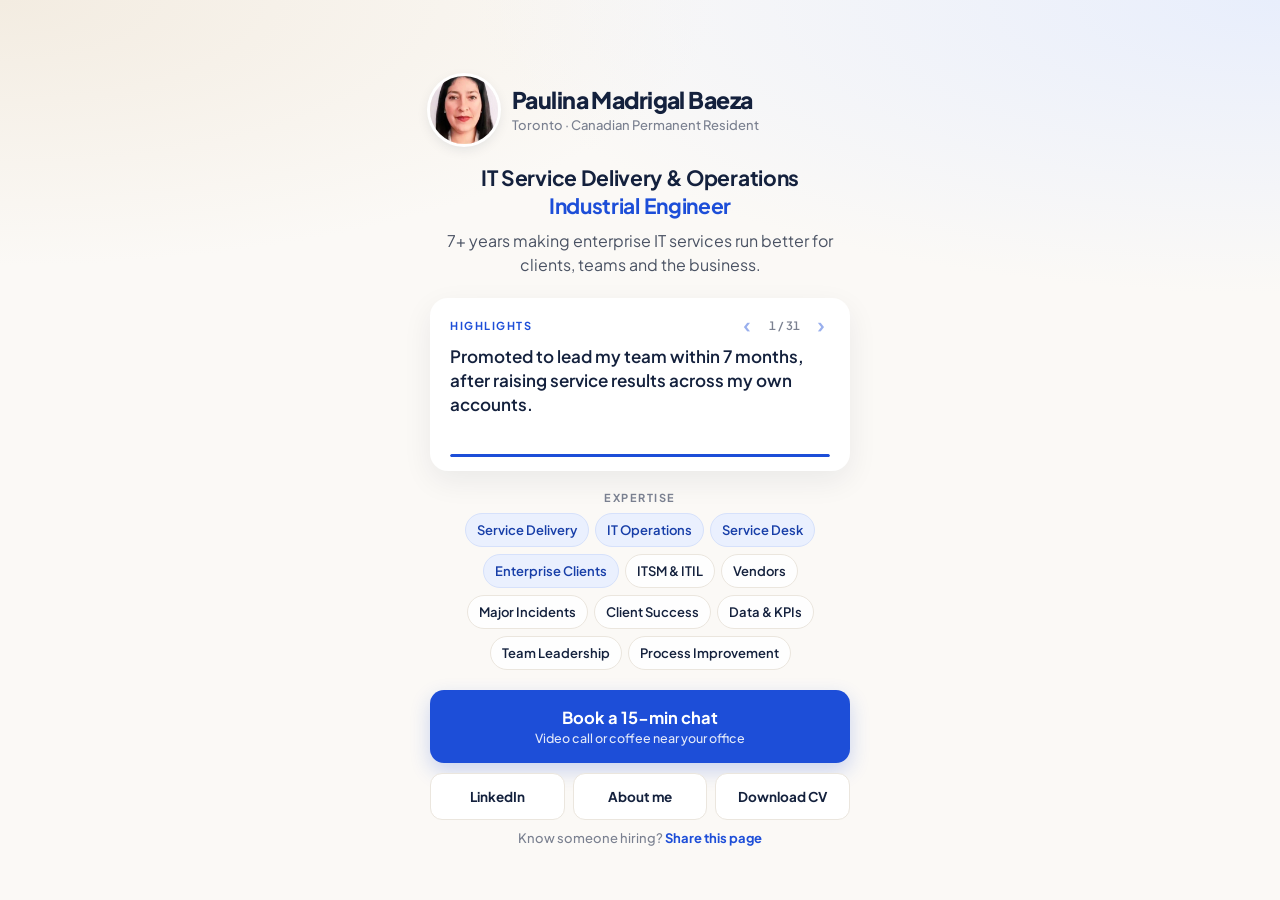
<file: index.html>
<!doctype html>
<html lang="en">
<head>
<meta charset="utf-8">
<meta name="viewport" content="width=device-width, initial-scale=1, viewport-fit=cover">
<title>Paulina Madrigal Baeza | IT Service Delivery &amp; Operations</title>
<meta name="description" content="IT Service Delivery & Operations professional and Industrial Engineer in Toronto. 7+ years making enterprise IT services run better for clients, teams and the business.">
<meta property="og:type" content="profile">
<meta property="og:url" content="https://paulina-mb.github.io/">
<meta name="twitter:card" content="summary_large_image">
<meta property="og:title" content="Paulina Madrigal Baeza | IT Service Delivery & Operations">
<meta property="og:description" content="7+ years making enterprise IT services run better for clients, teams and the business. Book a 15-min chat.">
<meta property="og:image" content="https://paulina-mb.github.io/assets/og.png">
<meta name="theme-color" content="#fbf9f6">
<link rel="icon" href="assets/favicon.svg" type="image/svg+xml">
<link rel="preconnect" href="https://fonts.googleapis.com">
<link rel="preconnect" href="https://fonts.gstatic.com" crossorigin>
<link href="https://fonts.googleapis.com/css2?family=Plus+Jakarta+Sans:wght@400;500;600;700;800&display=swap" rel="stylesheet">
<link rel="stylesheet" href="assets/site.css?v=13">
</head>
<body>
<main class="home">
  <header class="hero">
    <img class="av" src="assets/paulina.jpg" alt="Paulina Madrigal Baeza" width="68" height="68">
    <div>
      <h1>Paulina Madrigal Baeza</h1>
      <p class="loc">Toronto · Canadian Permanent Resident</p>
    </div>
  </header>

  <section class="mid">
    <p class="title">IT Service Delivery &amp; Operations<br><span>Industrial Engineer</span></p>
    <p class="intro">7+ years making enterprise IT services run better for clients, teams and the business.</p>
  </section>

  <section class="hl" id="hl" aria-label="Highlights">
    <div class="hlh"><p class="k">Highlights</p><div class="nav"><button type="button" class="pv" aria-label="Previous highlight">‹</button><span class="cnt" aria-live="polite">1 / 31</span><button type="button" class="nx" aria-label="Next highlight">›</button></div></div>
    <div class="tx">
      <p class="on">Promoted to lead my team within 7 months, after raising service results across my own accounts.</p>
      <p>Built a dashboard nobody asked for, so technicians could see each client's contract and SLA in a few clicks. It's still the team standard.</p>
      <p>Our clients grew and trusted us with more, so my team nearly doubled, and several of my people earned promotions.</p>
      <p>A client once asked for a different manager. I kept helping him anyway, and he kept calling me for help.</p>
      <p>Led former peers with 10 to 20 years in the industry, by listening first and deciding with data.</p>
      <p>Senior escalation point for major incidents, coordinating technical teams and vendors until service was back.</p>
      <p>Found the root causes behind recurring incidents and fixed them with technical teams, so the same problems came back far less.</p>
      <p>Led ISO 20000-1 and ISO 27001 recertifications with no major nonconformities.</p>
      <p>Asked to train other service delivery managers in my methods during my first months on the job.</p>
      <p>Held two 1:1s with every person on my team: one on results, one on their growth.</p>
      <p>Wrote the major incident templates clients received: format, update cadence and who says what.</p>
      <p>Ran monthly and quarterly service reviews with clients, plus a review after every major incident.</p>
      <p>Managed outsourced providers and vendors, from Microsoft to telecom providers and hardware manufacturers.</p>
      <p>Owned the service delivery budget and kept vendor costs under control.</p>
      <p>Working remotely from Toronto, led a 23-person process function in five teams.</p>
      <p>Set up an ITIL-based service governance model that was replicated across countries.</p>
      <p>Turned ticket trends into ServiceNow improvements that cut repetitive manual work.</p>
      <p>Brought order to incident follow-up, so nothing was left sleeping in the queue.</p>
      <p>Monitored my team's quality with QA scorecards, sampling and calibration.</p>
      <p>Ramped new managers up to large clients gradually, and kept each client with the same manager whenever possible.</p>
      <p>Defined business continuity and disaster recovery plans for the service division.</p>
      <p>Took part in the Change Advisory Board, reviewing changes before they reached clients.</p>
      <p>Worked across the full IT and telecom portfolio: cloud, Microsoft 365, networks, cybersecurity, data centres and backup.</p>
      <p>Spotted growth opportunities in client accounts and passed them to the commercial team.</p>
      <p>Planned training, workshops and certifications so my team kept growing its skills.</p>
      <p>Delivered IT services for clients across North America, Latin America and Europe, in English and Spanish.</p>
      <p>Delivered IoT energy-monitoring services for up to 8 industrial and commercial clients at once.</p>
      <p>Today I build employer partnerships across Ontario, with 50 to 70 employer contacts every week.</p>
      <p>Using AI tools daily since 2023 to analyze ticket data and speed up reporting.</p>
      <p>I spot ways to improve how we work, and bring each one with the analysis behind it: the cause, the options, and the cost and effort of each.</p>
      <p>Bachelor's and Master's in Industrial Engineering, ITIL 4 certified, Agile and Lean Six Sigma trained.</p>
    </div>
    <div class="bar" aria-hidden="true"><i></i></div>
  </section>

  <section class="cloud" aria-label="Expertise">
    <p class="k2">Expertise</p>
    <div><span class="b">Service Delivery</span><span class="b">IT Operations</span><span class="b">Service Desk</span></div>
    <div><span class="b">Enterprise Clients</span><span>ITSM &amp; ITIL</span><span>Vendors</span></div>
    <div><span>Major Incidents</span><span>Client Success</span><span>Data &amp; KPIs</span></div>
    <div><span>Team Leadership</span><span>Process Improvement</span></div>
  </section>

  <nav class="actions">
    <a class="cta" href="https://calendar.app.google/AixbqVaubrovMwiS8" target="_blank" rel="noopener">Book a 15-min chat<small>Video call or coffee near your office</small></a>
    <div class="row">
      <a href="https://www.linkedin.com/in/paulina-mb/" target="_blank" rel="noopener">LinkedIn</a>
      <a href="about.html">About me</a>
      <a href="assets/Paulina_Madrigal_Baeza_CV.pdf" download data-cv>Download CV</a>
    </div>
    <button type="button" class="share" data-share>Know someone hiring? <span>Share this page</span></button>
  </nav>
</main>

<div class="welcome" id="welcome" role="status" hidden><span class="wi" aria-hidden="true">✓</span><span>You picked up my card.<b>Thank you!</b></span></div>

<div class="modal" id="cvmsg" role="dialog" aria-modal="true" aria-labelledby="cvt" hidden>
  <div class="box">
    <p class="k">Download started</p>
    <h2 id="cvt">Thanks for your interest!</h2>
    <p>Have a specific role in mind? I'd be glad to send you a version of my CV focused on it.</p>
    <a class="cta sm" href="https://www.linkedin.com/in/paulina-mb/" target="_blank" rel="noopener">Message me on LinkedIn</a>
    <a class="ghost" href="#" data-mail>Or send me an email</a>
    <button type="button" class="close" data-close>Close</button>
  </div>
</div>

<script>window.goatcounter = { no_onload: true };</script>
<script data-goatcounter="https://paulina-mb.goatcounter.com/count" async src="https://gc.zgo.at/count.js"></script>
<script src="assets/site.js?v=13"></script>
</body>
</html>
</file>
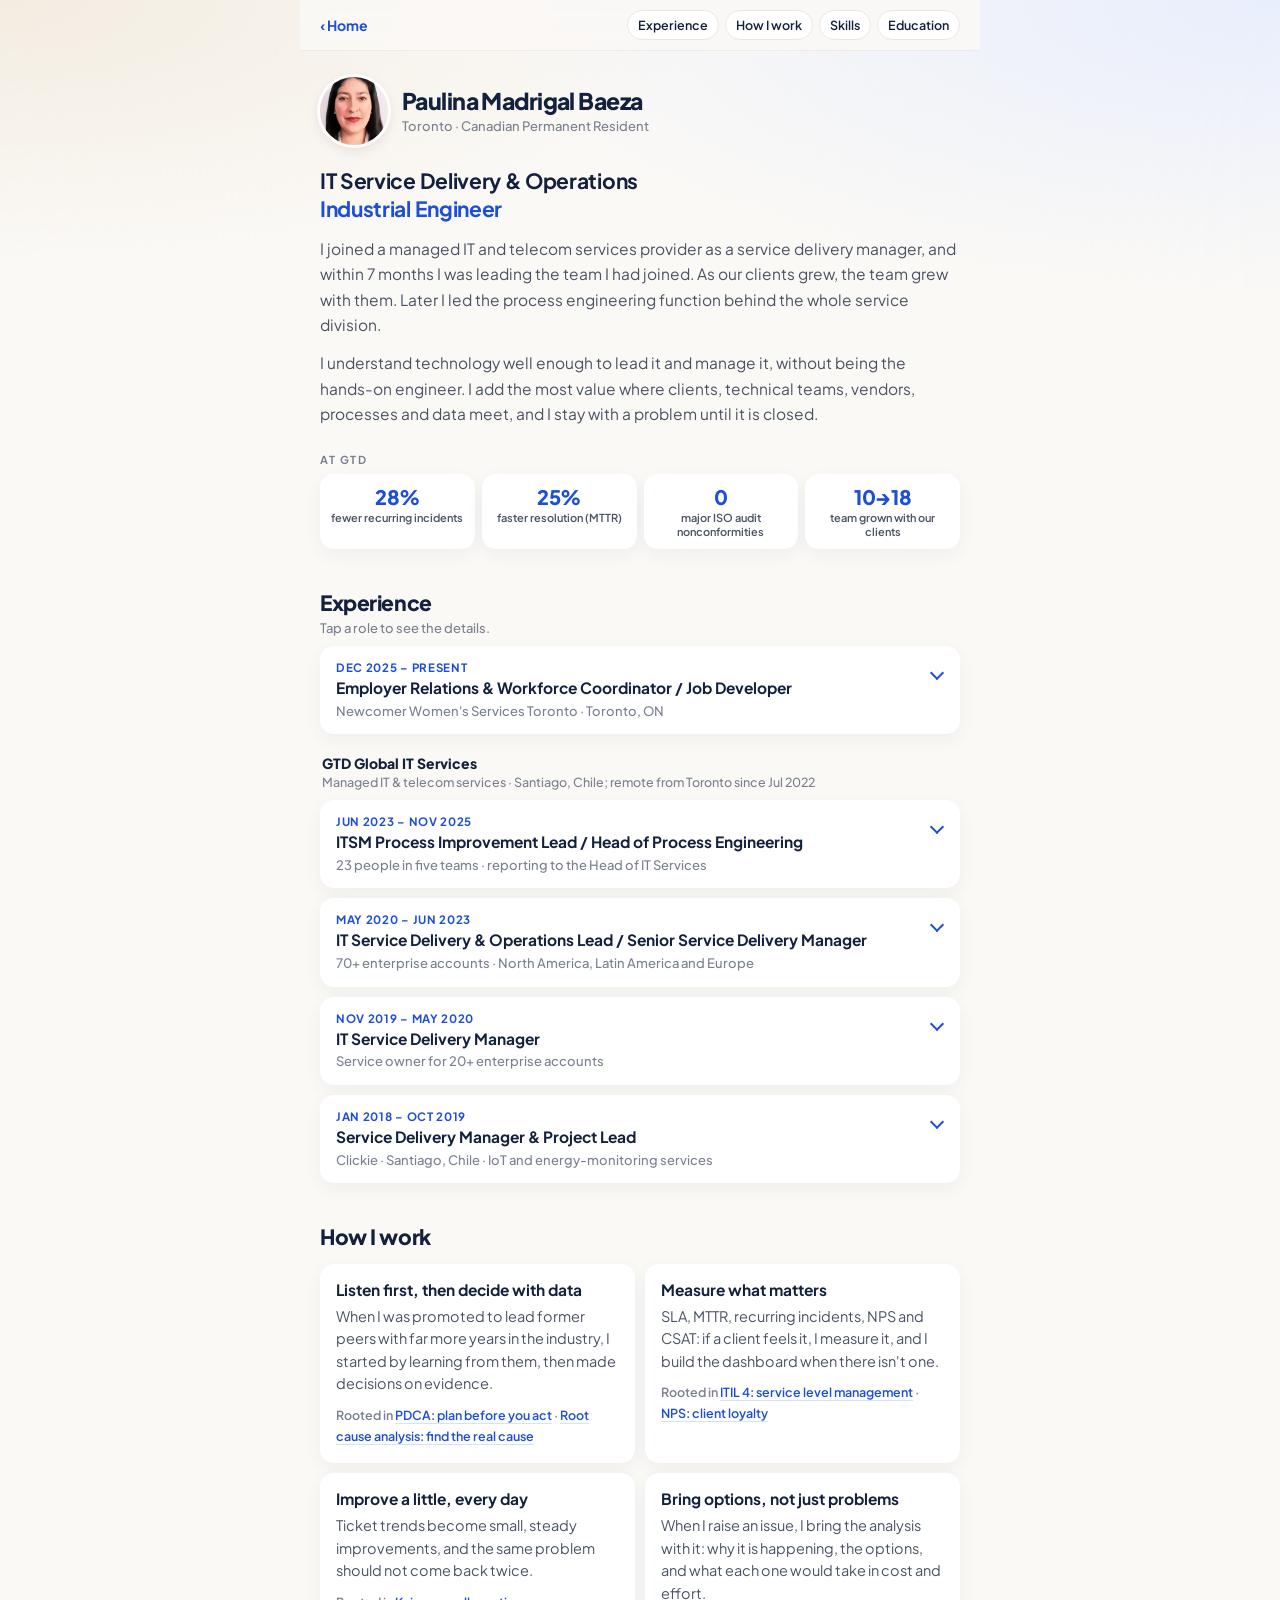
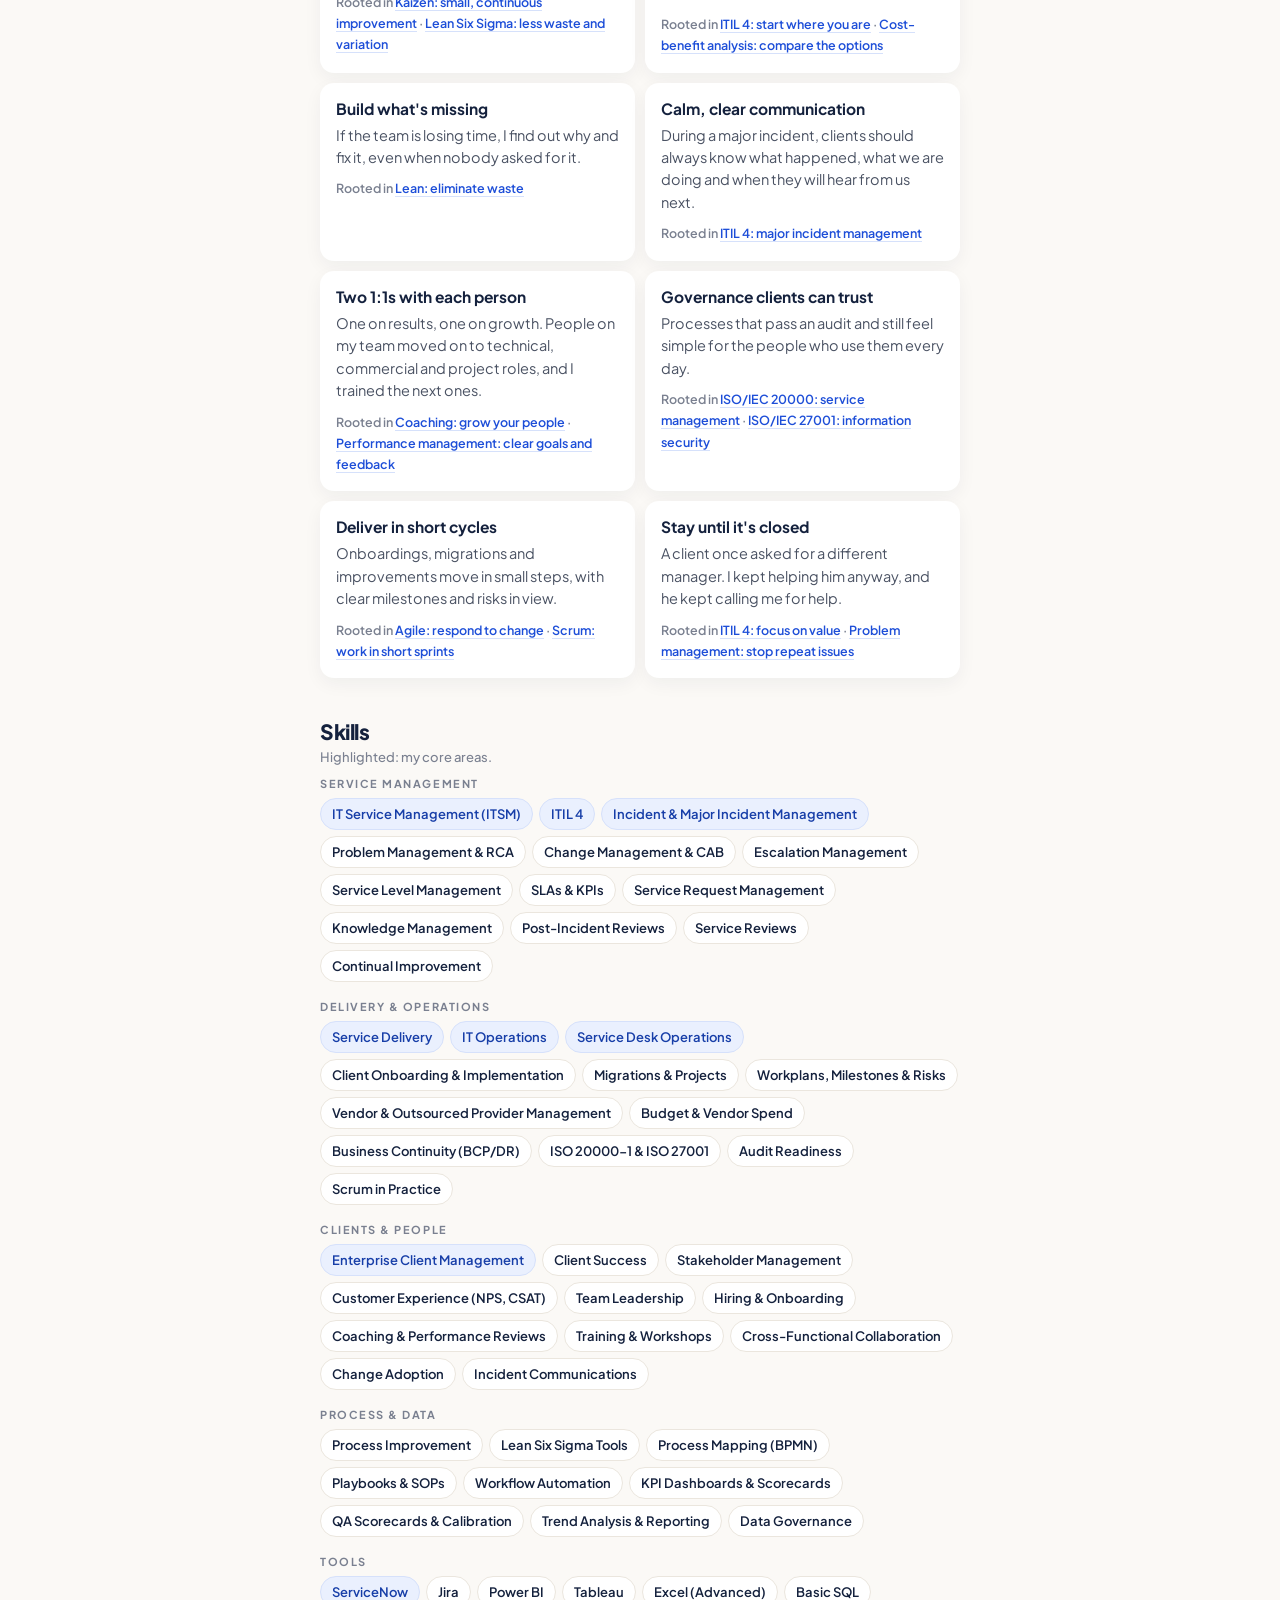
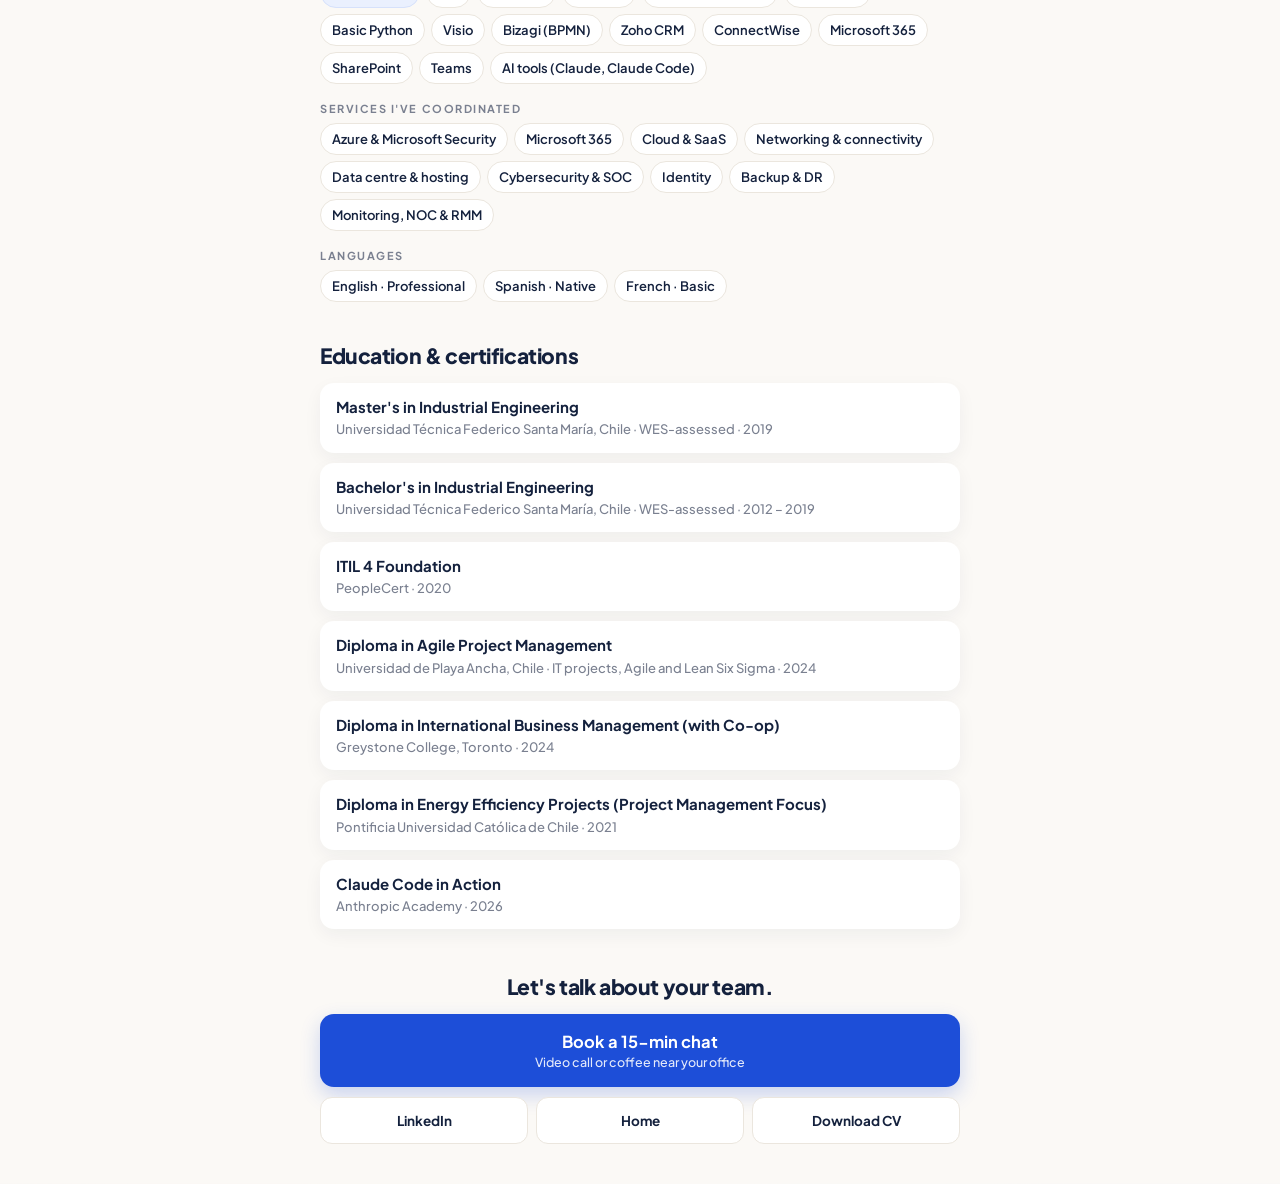
<file: about.html>
<!doctype html>
<html lang="en">
<head>
<meta charset="utf-8">
<meta name="viewport" content="width=device-width, initial-scale=1, viewport-fit=cover">
<title>About | Paulina Madrigal Baeza</title>
<meta name="description" content="Experience, results, education and skills of Paulina Madrigal Baeza, IT Service Delivery & Operations professional and Industrial Engineer in Toronto.">
<meta property="og:title" content="About Paulina Madrigal Baeza">
<meta property="og:description" content="7+ years in enterprise IT service delivery and operations. Industrial Engineer, ITIL 4.">
<meta property="og:image" content="https://paulina-mb.github.io/assets/og.png">
<meta name="theme-color" content="#fbf9f6">
<link rel="icon" href="assets/favicon.svg" type="image/svg+xml">
<link rel="preconnect" href="https://fonts.googleapis.com">
<link rel="preconnect" href="https://fonts.gstatic.com" crossorigin>
<link href="https://fonts.googleapis.com/css2?family=Plus+Jakarta+Sans:wght@400;500;600;700;800&display=swap" rel="stylesheet">
<link rel="stylesheet" href="assets/site.css?v=13">
</head>
<body>
<div class="page">
  <nav class="topbar" aria-label="Sections">
    <a class="back" href="./" aria-label="Back to home">‹ Home</a>
    <div class="jump">
      <a href="#experience">Experience</a><a href="#how">How I work</a><a href="#skills">Skills</a><a href="#education">Education</a>
    </div>
  </nav>

  <header class="ahero">
    <img class="av" src="assets/paulina.jpg" alt="Paulina Madrigal Baeza" width="68" height="68">
    <div>
      <h1>Paulina Madrigal Baeza</h1>
      <p class="loc">Toronto · Canadian Permanent Resident</p>
    </div>
  </header>

  <section class="lead">
    <p class="title">IT Service Delivery &amp; Operations<br><span>Industrial Engineer</span></p>
    <p>I joined a managed IT and telecom services provider as a service delivery manager, and within 7 months I was leading the team I had joined. As our clients grew, the team grew with them. Later I led the process engineering function behind the whole service division.</p>
    <p>I understand technology well enough to lead it and manage it, without being the hands-on engineer. I add the most value where clients, technical teams, vendors, processes and data meet, and I stay with a problem until it is closed.</p>
  </section>

  <p class="sub stl">At GTD</p>
  <section class="stats" aria-label="Results at GTD">
    <div><b>28%</b><span>fewer recurring incidents</span></div>
    <div><b>25%</b><span>faster resolution (MTTR)</span></div>
    <div><b>0</b><span>major ISO audit nonconformities</span></div>
    <div><b>10→18</b><span>team grown with our clients</span></div>
  </section>

  <section id="experience" class="sec">
    <h2>Experience</h2>
    <p class="hint">Tap a role to see the details.</p>

    <details class="role">
      <summary>
        <span class="when">Dec 2025 – Present</span>
        <span class="what">Employer Relations &amp; Workforce Coordinator / Job Developer</span>
        <span class="where">Newcomer Women's Services Toronto · Toronto, ON</span>
      </summary>
      <div class="body">
        <p>I build employment opportunities for newcomer and internationally trained women, matching what Ontario employers need with the skills of the people we support.</p>
        <ul>
          <li>Manage a high-volume employer portfolio across Ontario: 50–70 employer contacts every week through cold and warm B2B outreach.</li>
          <li>Assess each employer's hiring needs and keep an organized pipeline, from first contact to partnership.</li>
          <li>Coordinate screening, interviews, referrals and candidate matching with internal teams.</li>
          <li>Build and maintain employer partnerships, with consistent follow-up.</li>
          <li>Plan and deliver workshops, and organize hiring and networking events.</li>
          <li>Track outreach, engagement and partnership metrics and write program reports, using Excel, Microsoft 365 and AI tools.</li>
        </ul>
      </div>
    </details>

    <p class="org">GTD Global IT Services <span>Managed IT &amp; telecom services · Santiago, Chile; remote from Toronto since Jul 2022</span></p>

    <details class="role">
      <summary>
        <span class="when">Jun 2023 – Nov 2025</span>
        <span class="what">ITSM Process Improvement Lead / Head of Process Engineering</span>
        <span class="where">23 people in five teams · reporting to the Head of IT Services</span>
      </summary>
      <div class="body">
        <p>I owned how the service division works, end to end: from the first sale and implementation to technical support and post-sale service, under ISO 20000-1. Nearly every ITIL practice passed through my team: incident, major incident, problem, change, escalation, request, knowledge, asset and configuration management.</p>
        <ul>
          <li>Led five teams through five direct reports: sales processes, implementation and projects, operations and technical support, post-sale service management, and quality and governance.</li>
          <li>Led a modernization of operations and support workflows, applying Lean Six Sigma tools, that improved operational efficiency by 30%, measured in resolution time and operating cost.</li>
          <li>Designed workflows with clear roles, inputs, outputs and ownership, mapped in Visio and Bizagi (BPMN).</li>
          <li>Set major incident communication standards: formats, update cadence and who communicates what.</li>
          <li>Defined business continuity and disaster recovery plans, and data governance for tickets and KPIs.</li>
          <li>Defined ServiceNow workflow, form and reporting improvements from ticket trends, reducing repetitive manual work.</li>
          <li>Built KPI frameworks and Power BI, Tableau and Excel dashboards, reporting monthly and quarterly to leadership.</li>
          <li>Ran the process improvement roadmap for the five teams and reviewed their deliverables every day.</li>
          <li>Led change management for new processes and tools, with adoption plans and communications for each team.</li>
          <li>Led ISO 20000-1 and ISO 27001 recertifications with no major nonconformities, and took part in the Change Advisory Board.</li>
          <li>Led a structured, full-time handover of the function to my successor.</li>
        </ul>
      </div>
    </details>

    <details class="role">
      <summary>
        <span class="when">May 2020 – Jun 2023</span>
        <span class="what">IT Service Delivery &amp; Operations Lead / Senior Service Delivery Manager</span>
        <span class="where">70+ enterprise accounts · North America, Latin America and Europe</span>
      </summary>
      <div class="body">
        <p>I led managed IT and telecom service delivery for 70+ enterprise accounts and the team of service delivery managers who ran them, across industries: government, financial services, healthcare, education, retail, telecom and more.</p>
        <ul>
          <li>Took over a team of 10 service delivery managers and grew it to 18 as our clients grew, as hiring manager for interviews, onboarding, coaching and performance reviews. Several of my people were promoted into technical, commercial and project roles.</li>
          <li>Raised SLA compliance from 92% to 97%+, sustained for at least the final year, through monitoring, governance and follow-up.</li>
          <li>Reduced recurring incidents by 28% through trend analysis, root cause analysis and corrective actions with technical teams.</li>
          <li>Senior escalation point for major incidents, including after hours, coordinating technical teams and vendors through restoration and leading post-incident reviews.</li>
          <li>Created the major incident communication templates our clients received.</li>
          <li>Ran monthly or quarterly service reviews, plus a review after every major incident, and NPS and CSAT programs.</li>
          <li>Managed outsourced providers and vendors, including Microsoft, telecom providers and hardware manufacturers, on SLAs, quality and performance.</li>
          <li>Owned the service delivery budget and controlled vendor costs.</li>
          <li>Monitored the team's quality with QA scorecards, sampling and calibration.</li>
          <li>Assigned new accounts across the team, balancing workload with continuity, and ramped new managers up to large clients gradually.</li>
          <li>Managed client onboarding, migration and implementation projects with plans, milestones, budgets and risks, using Scrum in practice.</li>
          <li>Implemented an ITIL-based service governance model replicated across countries.</li>
        </ul>
      </div>
    </details>

    <details class="role">
      <summary>
        <span class="when">Nov 2019 – May 2020</span>
        <span class="what">IT Service Delivery Manager</span>
        <span class="where">Service owner for 20+ enterprise accounts</span>
      </summary>
      <div class="body">
        <p>I joined a team of service delivery managers with 10 to 20 years in the industry, and found a mix of satisfied clients and unhappy ones, unclear metrics and disorganized processes. I started by learning from my peers, which showed me the problems that repeated across all our portfolios.</p>
        <ul>
          <li>Built, on my own initiative, a Power BI dashboard shaped with technicians' feedback, linking each client's contract and SLA to its technical status in 3–4 clicks. It improved resolution times and satisfaction on my accounts, was rolled out manager by manager, and is still the team standard.</li>
          <li>Cut MTTR by 25% with faster escalation, better ticket information, direct coordination with the right technicians and vendors, and active follow-up.</li>
          <li>Brought order to incident and follow-up tracking, so nothing was left sleeping in the queue.</li>
          <li>Reached 90%+ client satisfaction.</li>
          <li>Was formally asked to train other managers in my methods.</li>
          <li>Promoted within 7 months to lead the team I had joined.</li>
        </ul>
      </div>
    </details>

    <details class="role">
      <summary>
        <span class="when">Jan 2018 – Oct 2019</span>
        <span class="what">Service Delivery Manager &amp; Project Lead</span>
        <span class="where">Clickie · Santiago, Chile · IoT and energy-monitoring services</span>
      </summary>
      <div class="body">
        <p>I delivered technology-enabled services that helped industrial and commercial clients save energy.</p>
        <ul>
          <li>Managed end-to-end delivery of IoT and remote energy-monitoring services for 4–8 clients at a time.</li>
          <li>Acted as the link between clients and technical teams, turning requirements into technical actions.</li>
          <li>Planned schedules, risks and dependencies from requirements through implementation and follow-up.</li>
          <li>Coordinated engineers, contractors and external partners across parallel implementations.</li>
          <li>Analyzed telemetry and built Power BI and Excel reports, using basic SQL.</li>
          <li>Applied Lean Six Sigma tools to improve delivery processes, and supported account development with exposure to revenue and margins.</li>
        </ul>
      </div>
    </details>
  </section>

  <section id="how" class="sec">
    <h2>How I work</h2>
    <div class="cards">
      <div><h3>Listen first, then decide with data</h3><p>When I was promoted to lead former peers with far more years in the industry, I started by learning from them, then made decisions on evidence.</p><p class="refs">Rooted in <a href="https://en.wikipedia.org/wiki/PDCA" target="_blank" rel="noopener">PDCA: plan before you act</a> · <a href="https://en.wikipedia.org/wiki/Root_cause_analysis" target="_blank" rel="noopener">Root cause analysis: find the real cause</a></p></div>
      <div><h3>Measure what matters</h3><p>SLA, MTTR, recurring incidents, NPS and CSAT: if a client feels it, I measure it, and I build the dashboard when there isn't one.</p><p class="refs">Rooted in <a href="https://en.wikipedia.org/wiki/ITIL" target="_blank" rel="noopener">ITIL 4: service level management</a> · <a href="https://en.wikipedia.org/wiki/Net_promoter_score" target="_blank" rel="noopener">NPS: client loyalty</a></p></div>
      <div><h3>Improve a little, every day</h3><p>Ticket trends become small, steady improvements, and the same problem should not come back twice.</p><p class="refs">Rooted in <a href="https://en.wikipedia.org/wiki/Kaizen" target="_blank" rel="noopener">Kaizen: small, continuous improvement</a> · <a href="https://en.wikipedia.org/wiki/Lean_Six_Sigma" target="_blank" rel="noopener">Lean Six Sigma: less waste and variation</a></p></div>
      <div><h3>Bring options, not just problems</h3><p>When I raise an issue, I bring the analysis with it: why it is happening, the options, and what each one would take in cost and effort.</p><p class="refs">Rooted in <a href="https://en.wikipedia.org/wiki/ITIL" target="_blank" rel="noopener">ITIL 4: start where you are</a> · <a href="https://en.wikipedia.org/wiki/Cost%E2%80%93benefit_analysis" target="_blank" rel="noopener">Cost-benefit analysis: compare the options</a></p></div>
      <div><h3>Build what's missing</h3><p>If the team is losing time, I find out why and fix it, even when nobody asked for it.</p><p class="refs">Rooted in <a href="https://en.wikipedia.org/wiki/Muda_(Japanese_term)" target="_blank" rel="noopener">Lean: eliminate waste</a></p></div>
      <div><h3>Calm, clear communication</h3><p>During a major incident, clients should always know what happened, what we are doing and when they will hear from us next.</p><p class="refs">Rooted in <a href="https://en.wikipedia.org/wiki/Incident_management" target="_blank" rel="noopener">ITIL 4: major incident management</a></p></div>
      <div><h3>Two 1:1s with each person</h3><p>One on results, one on growth. People on my team moved on to technical, commercial and project roles, and I trained the next ones.</p><p class="refs">Rooted in <a href="https://en.wikipedia.org/wiki/Coaching" target="_blank" rel="noopener">Coaching: grow your people</a> · <a href="https://en.wikipedia.org/wiki/Performance_management" target="_blank" rel="noopener">Performance management: clear goals and feedback</a></p></div>
      <div><h3>Governance clients can trust</h3><p>Processes that pass an audit and still feel simple for the people who use them every day.</p><p class="refs">Rooted in <a href="https://en.wikipedia.org/wiki/ISO/IEC_20000" target="_blank" rel="noopener">ISO/IEC 20000: service management</a> · <a href="https://en.wikipedia.org/wiki/ISO/IEC_27001" target="_blank" rel="noopener">ISO/IEC 27001: information security</a></p></div>
      <div><h3>Deliver in short cycles</h3><p>Onboardings, migrations and improvements move in small steps, with clear milestones and risks in view.</p><p class="refs">Rooted in <a href="https://agilemanifesto.org/" target="_blank" rel="noopener">Agile: respond to change</a> · <a href="https://scrumguides.org/" target="_blank" rel="noopener">Scrum: work in short sprints</a></p></div>
      <div><h3>Stay until it's closed</h3><p>A client once asked for a different manager. I kept helping him anyway, and he kept calling me for help.</p><p class="refs">Rooted in <a href="https://en.wikipedia.org/wiki/ITIL" target="_blank" rel="noopener">ITIL 4: focus on value</a> · <a href="https://en.wikipedia.org/wiki/Problem_management" target="_blank" rel="noopener">Problem management: stop repeat issues</a></p></div>
    </div>
  </section>

  <section id="skills" class="sec">
    <h2>Skills</h2>
    <p class="hint">Highlighted: my core areas.</p>
    <p class="sub">Service management</p>
    <div class="pills"><span class="b">IT Service Management (ITSM)</span><span class="b">ITIL 4</span><span class="b">Incident &amp; Major Incident Management</span><span>Problem Management &amp; RCA</span><span>Change Management &amp; CAB</span><span>Escalation Management</span><span>Service Level Management</span><span>SLAs &amp; KPIs</span><span>Service Request Management</span><span>Knowledge Management</span><span>Post-Incident Reviews</span><span>Service Reviews</span><span>Continual Improvement</span></div>
    <p class="sub">Delivery &amp; operations</p>
    <div class="pills"><span class="b">Service Delivery</span><span class="b">IT Operations</span><span class="b">Service Desk Operations</span><span>Client Onboarding &amp; Implementation</span><span>Migrations &amp; Projects</span><span>Workplans, Milestones &amp; Risks</span><span>Vendor &amp; Outsourced Provider Management</span><span>Budget &amp; Vendor Spend</span><span>Business Continuity (BCP/DR)</span><span>ISO 20000-1 &amp; ISO 27001</span><span>Audit Readiness</span><span>Scrum in Practice</span></div>
    <p class="sub">Clients &amp; people</p>
    <div class="pills"><span class="b">Enterprise Client Management</span><span>Client Success</span><span>Stakeholder Management</span><span>Customer Experience (NPS, CSAT)</span><span>Team Leadership</span><span>Hiring &amp; Onboarding</span><span>Coaching &amp; Performance Reviews</span><span>Training &amp; Workshops</span><span>Cross-Functional Collaboration</span><span>Change Adoption</span><span>Incident Communications</span></div>
    <p class="sub">Process &amp; data</p>
    <div class="pills"><span>Process Improvement</span><span>Lean Six Sigma Tools</span><span>Process Mapping (BPMN)</span><span>Playbooks &amp; SOPs</span><span>Workflow Automation</span><span>KPI Dashboards &amp; Scorecards</span><span>QA Scorecards &amp; Calibration</span><span>Trend Analysis &amp; Reporting</span><span>Data Governance</span></div>
    <p class="sub">Tools</p>
    <div class="pills"><span class="b">ServiceNow</span><span>Jira</span><span>Power BI</span><span>Tableau</span><span>Excel (Advanced)</span><span>Basic SQL</span><span>Basic Python</span><span>Visio</span><span>Bizagi (BPMN)</span><span>Zoho CRM</span><span>ConnectWise</span><span>Microsoft 365</span><span>SharePoint</span><span>Teams</span><span>AI tools (Claude, Claude Code)</span></div>
    <p class="sub">Services I've coordinated</p>
    <div class="pills"><span>Azure &amp; Microsoft Security</span><span>Microsoft 365</span><span>Cloud &amp; SaaS</span><span>Networking &amp; connectivity</span><span>Data centre &amp; hosting</span><span>Cybersecurity &amp; SOC</span><span>Identity</span><span>Backup &amp; DR</span><span>Monitoring, NOC &amp; RMM</span></div>
    <p class="sub">Languages</p>
    <div class="pills"><span>English · Professional</span><span>Spanish · Native</span><span>French · Basic</span></div>
  </section>

  <section id="education" class="sec">
    <h2>Education &amp; certifications</h2>
    <ul class="edu">
      <li><b>Master's in Industrial Engineering</b><span>Universidad Técnica Federico Santa María, Chile · WES-assessed · 2019</span></li>
      <li><b>Bachelor's in Industrial Engineering</b><span>Universidad Técnica Federico Santa María, Chile · WES-assessed · 2012 – 2019</span></li>
      <li><b>ITIL 4 Foundation</b><span>PeopleCert · 2020</span></li>
      <li><b>Diploma in Agile Project Management</b><span>Universidad de Playa Ancha, Chile · IT projects, Agile and Lean Six Sigma · 2024</span></li>
      <li><b>Diploma in International Business Management (with Co-op)</b><span>Greystone College, Toronto · 2024</span></li>
      <li><b>Diploma in Energy Efficiency Projects (Project Management Focus)</b><span>Pontificia Universidad Católica de Chile · 2021</span></li>
      <li><b>Claude Code in Action</b><span>Anthropic Academy · 2026</span></li>
    </ul>
  </section>

  <section class="end">
    <p class="endt">Let's talk about your team.</p>
    <a class="cta" href="https://calendar.app.google/AixbqVaubrovMwiS8" target="_blank" rel="noopener">Book a 15-min chat<small>Video call or coffee near your office</small></a>
    <div class="row">
      <a href="https://www.linkedin.com/in/paulina-mb/" target="_blank" rel="noopener">LinkedIn</a>
      <a href="./">Home</a>
      <a href="assets/Paulina_Madrigal_Baeza_CV.pdf" download data-cv>Download CV</a>
    </div>
  </section>
</div>

<div class="modal" id="cvmsg" role="dialog" aria-modal="true" aria-labelledby="cvt" hidden>
  <div class="box">
    <p class="k">Download started</p>
    <h2 id="cvt">Thanks for your interest!</h2>
    <p>Have a specific role in mind? I'd be glad to send you a version of my CV focused on it.</p>
    <a class="cta sm" href="https://www.linkedin.com/in/paulina-mb/" target="_blank" rel="noopener">Message me on LinkedIn</a>
    <a class="ghost" href="#" data-mail>Or send me an email</a>
    <button type="button" class="close" data-close>Close</button>
  </div>
</div>
<script>window.goatcounter = { no_onload: true };</script>
<script data-goatcounter="https://paulina-mb.goatcounter.com/count" async src="https://gc.zgo.at/count.js"></script>
<script src="assets/site.js?v=13"></script>
</body>
</html>
</file>
<file: assets/site.css>
:root{--bg:#fbf9f6;--card:#fff;--ink:#14213d;--body:#4a5263;--mute:#7a8090;--line:#ebe6de;--blue:#1d4ed8;--blueDeep:#173ea8;--blueSoft:#eaf0fe;--blueLine:#d6e1fb;--font:"Plus Jakarta Sans",system-ui,-apple-system,"Segoe UI",sans-serif}
*{box-sizing:border-box}
html{background:var(--bg);-webkit-text-size-adjust:100%}
body{margin:0;color:var(--ink);font-family:var(--font);-webkit-font-smoothing:antialiased;background:radial-gradient(90% 420px at 100% 0%,#e8eefc 0%,rgba(232,238,252,0) 70%),radial-gradient(80% 380px at 0% 0%,#f3ece1 0%,rgba(243,236,225,0) 70%),var(--bg) no-repeat}
a{color:inherit}
a:focus-visible,button:focus-visible,.hl:focus-visible{outline:3px solid var(--blue);outline-offset:3px}
p{margin:0}

/* ---------- home ---------- */
.home{max-width:460px;margin:0 auto;min-height:100svh;padding:44px 20px 24px;display:flex;flex-direction:column}
.hero{display:flex;gap:14px;align-items:center}
.av{width:68px;height:68px;border-radius:50%;object-fit:cover;flex:none;box-shadow:0 0 0 3px #fff,0 4px 14px rgba(20,33,61,.12)}
h1{font:800 23px/1.15 var(--font);letter-spacing:-.025em;margin:0;white-space:nowrap}
.loc{font:500 13px var(--font);color:var(--mute);margin-top:3px;white-space:nowrap}
.mid{text-align:center;margin-top:24px}
.title{font:700 21px/1.35 var(--font);letter-spacing:-.015em}
.title span{color:var(--blue)}
.intro{font:400 16px/1.55 var(--font);color:var(--body);margin-top:8px}
.hl{margin-top:24px;background:var(--card);border-radius:18px;padding:18px 20px 16px;box-shadow:0 10px 30px rgba(20,33,61,.07);cursor:pointer;-webkit-tap-highlight-color:transparent}
.k{font:700 11px var(--font);letter-spacing:.14em;text-transform:uppercase;color:var(--blue)}
.hl .tx{position:relative;height:100px;margin-top:8px}
.hl .tx p{position:absolute;inset:0;font:600 17px/1.42 var(--font);color:var(--ink);opacity:0;transform:translateY(8px);transition:opacity .35s,transform .35s}
.hl .tx p.on{opacity:1;transform:none;transition-delay:.35s}
.dots{display:flex;gap:5px;margin-top:12px}
.dots i{height:4px;width:10px;border-radius:2px;background:#dfe5f3;transition:width .4s,background .4s}
.dots i.on{background:var(--blue);width:22px}
.cloud{margin-top:24px;display:flex;flex-direction:column;align-items:center;gap:9px}
.k2{font:700 11px var(--font);letter-spacing:.14em;text-transform:uppercase;color:var(--mute);margin-bottom:2px}
.cloud div{display:flex;gap:6px;justify-content:center;flex-wrap:wrap}
.cloud span{font:600 13px var(--font);padding:8px 11px;border-radius:999px;background:rgba(255,255,255,.85);border:1px solid var(--line);white-space:nowrap}
.cloud span.b{background:var(--blueSoft);border-color:var(--blueLine);color:var(--blueDeep)}
.actions{margin-top:24px}
.cta{display:block;background:var(--blue);color:#fff;text-align:center;padding:17px;border-radius:14px;font:700 16.5px var(--font);text-decoration:none;box-shadow:0 8px 20px rgba(29,78,216,.22);transition:transform .15s,box-shadow .15s}
.cta:hover{transform:translateY(-1px);box-shadow:0 10px 24px rgba(29,78,216,.28)}
.cta small{display:block;font:500 12.5px var(--font);opacity:.88;margin-top:2px}
.row{display:grid;grid-template-columns:1fr 1fr 1fr;gap:8px;margin-top:10px}
.row a{background:var(--card);border:1px solid var(--line);border-radius:12px;padding:14px 4px;text-align:center;font:700 13.5px var(--font);text-decoration:none;transition:border-color .15s}
.row a:hover{border-color:#cfd6e6}

/* very small phones */
@media (max-width:370px){
  .home{padding:30px 14px 18px}
  h1{font-size:20px}.loc{font-size:12px}.av{width:58px;height:58px}
  .title{font-size:19px}.intro{font-size:15px}
  .hl .tx{height:112px}.hl .tx p{font-size:16px}
  .cloud span{font-size:12px;padding:7px 9px}
  .row a{font-size:12.5px}
}
/* desktop: center the phone-width column vertically */
@media (min-width:768px) and (min-height:760px){
  .home{justify-content:center;padding-top:40px}
}

/* ---------- CV message ---------- */
.modal{position:fixed;inset:0;background:rgba(20,33,61,.38);display:flex;align-items:flex-end;justify-content:center;padding:16px;z-index:10}
.modal[hidden]{display:none}
.modal .box{width:100%;max-width:420px;background:#fff;border-radius:20px;padding:22px 20px 16px;box-shadow:0 20px 60px rgba(20,33,61,.25);text-align:center}
.modal h2{font:800 21px/1.25 var(--font);letter-spacing:-.02em;margin:6px 0 0}
.modal .box>p:not(.k){font:400 15px/1.55 var(--font);color:var(--body);margin-top:8px}
.cta.sm{margin-top:16px;padding:14px;font-size:15px}
.ghost{display:block;margin-top:10px;font:600 14px var(--font);color:var(--blue);text-decoration:none;padding:6px}
.close{margin-top:4px;background:none;border:0;font:600 14px var(--font);color:var(--mute);padding:8px 16px;cursor:pointer}
@media (min-width:768px){.modal{align-items:center}}

@media (prefers-reduced-motion:reduce){
  .hl .tx p,.dots i,.cta{transition:none}
}

/* ---------- about ---------- */
html{scroll-behavior:smooth;scroll-padding-top:64px}
.page{max-width:680px;margin:0 auto;padding:0 20px 40px}
.topbar{position:sticky;top:0;z-index:5;display:flex;align-items:center;gap:12px;margin:0 -20px;padding:10px 20px;background:rgba(251,249,246,.88);backdrop-filter:blur(10px);-webkit-backdrop-filter:blur(10px);border-bottom:1px solid rgba(235,230,222,.7)}
.back{font:700 14px var(--font);text-decoration:none;color:var(--blue);white-space:nowrap}
.jump{display:flex;gap:6px;overflow-x:auto;scrollbar-width:none;margin-left:auto}
.jump::-webkit-scrollbar{display:none}
.jump a{font:600 12.5px var(--font);text-decoration:none;padding:6px 10px;border-radius:999px;background:#fff;border:1px solid var(--line);white-space:nowrap}
.ahero{display:flex;gap:14px;align-items:center;margin-top:26px}
.lead{margin-top:22px}
.lead .title{text-align:left}
.lead p:not(.title){font:400 15.5px/1.65 var(--font);color:var(--body);margin-top:12px}
.stats{display:grid;grid-template-columns:repeat(2,1fr);gap:10px;margin-top:24px}
.stats div{background:var(--card);border-radius:14px;padding:14px;box-shadow:0 6px 18px rgba(20,33,61,.05)}
.stats b{display:block;font:800 26px var(--font);color:var(--blue);letter-spacing:-.02em}
.stats span{font:500 13px/1.35 var(--font);color:var(--body)}
.sec{margin-top:40px}
.sec h2{font:800 21px var(--font);letter-spacing:-.02em;margin:0}
.hint{font:500 13px var(--font);color:var(--mute);margin-top:4px}
.org{font:800 14px var(--font);margin:20px 0 0;padding-left:2px}
.org span{display:block;font:500 12.5px var(--font);color:var(--mute);margin-top:2px}
.role{background:var(--card);border-radius:14px;margin-top:10px;box-shadow:0 6px 18px rgba(20,33,61,.05);overflow:hidden}
.role summary{list-style:none;cursor:pointer;padding:14px 44px 14px 16px;position:relative;display:flex;flex-direction:column;gap:3px}
.role summary::-webkit-details-marker{display:none}
.role summary:after{content:"";position:absolute;right:18px;top:22px;width:8px;height:8px;border-right:2px solid var(--blue);border-bottom:2px solid var(--blue);transform:rotate(45deg);transition:transform .2s}
.role[open] summary:after{transform:rotate(-135deg);top:26px}
.when{font:700 11.5px var(--font);letter-spacing:.06em;text-transform:uppercase;color:var(--blue)}
.what{font:700 15.5px/1.35 var(--font)}
.where{font:500 13px/1.4 var(--font);color:var(--mute)}
.role ul{margin:0;padding:2px 18px 16px 34px;font:400 14.5px/1.6 var(--font);color:var(--body)}
.role li{margin-top:6px}
.role li::marker{color:var(--blue)}
.cards{display:grid;gap:10px;margin-top:14px}
.cards div{background:var(--card);border-radius:14px;padding:16px;box-shadow:0 6px 18px rgba(20,33,61,.05)}
.cards h3{font:700 15.5px var(--font);margin:0}
.cards p{font:400 14.5px/1.55 var(--font);color:var(--body);margin-top:6px}
.sub{font:700 11px var(--font);letter-spacing:.14em;text-transform:uppercase;color:var(--mute);margin:18px 0 8px}
.pills{display:flex;flex-wrap:wrap;gap:6px}
.pills span{font:600 13px var(--font);padding:7px 11px;border-radius:999px;background:#fff;border:1px solid var(--line)}
.pills span.b{background:var(--blueSoft);border-color:var(--blueLine);color:var(--blueDeep)}
.edu{list-style:none;margin:14px 0 0;padding:0;display:grid;gap:10px}
.edu li{background:var(--card);border-radius:14px;padding:14px 16px;box-shadow:0 6px 18px rgba(20,33,61,.05)}
.edu b{display:block;font:700 15px/1.35 var(--font)}
.edu span{display:block;font:500 13px/1.4 var(--font);color:var(--mute);margin-top:3px}
.end{margin-top:44px}
.endt{font:800 21px var(--font);letter-spacing:-.02em;text-align:center;margin-bottom:14px}
@media (min-width:700px){
  .stats{grid-template-columns:repeat(4,1fr)}
  .cards{grid-template-columns:1fr 1fr}
}
@media (max-width:430px){.topbar{gap:8px}.jump{gap:4px}.jump a{font-size:12px;padding:5px 8px}.back{font-size:13px}}

/* highlights v2: counter, arrows, timing bar */
.hlh{display:flex;align-items:center;justify-content:space-between}
.hl .nav{display:flex;align-items:center;gap:2px}
.hl .nav button{width:30px;height:30px;border:0;border-radius:50%;background:transparent;color:rgba(29,78,216,.45);font:600 22px/1 var(--font);cursor:pointer;display:flex;align-items:center;justify-content:center;padding:0 0 3px;transition:background .15s,color .15s}
.hl .nav button:hover{background:var(--blueSoft);color:var(--blue)}
.hl .cnt{font:600 11.5px var(--font);color:var(--mute);min-width:40px;text-align:center;font-variant-numeric:tabular-nums}
.hl .tx{margin-top:6px}
.hl .bar{height:3px;border-radius:2px;background:#e7ecf7;margin-top:12px;overflow:hidden}
.hl .bar i{display:block;height:100%;width:0;background:var(--blue);border-radius:2px}
.hl .bar i.run{width:100%;transition-property:width;transition-timing-function:linear}
.hl.paused .bar i.run{transition:none}
@media (prefers-reduced-motion:reduce){.hl .bar{display:none}}
.hl{padding:12px 14px 14px 20px}.hl .tx{margin-top:4px}.hl .bar{margin-top:10px;margin-right:6px}

/* about v2 */
.stats{grid-template-columns:repeat(4,1fr);gap:8px}
.stats div{padding:12px 8px;text-align:center}
.stats b{font-size:22px}
.stats span{display:block;font:600 12px/1.3 var(--font);margin-top:2px}
.role .body{padding:0 18px 16px}
.role .body>p{font:400 14.5px/1.6 var(--font);color:var(--body);margin:0}
.role ul{padding:4px 0 0 18px}
.refs{font:600 12.5px/1.5 var(--font)!important;color:var(--mute)!important;margin-top:10px!important}
.refs a{color:var(--blue);text-decoration:none;border-bottom:1px solid var(--blueLine)}
.refs a:hover{border-color:var(--blue)}
.sec .hint+.sub{margin-top:12px}
@media (max-width:370px){.stats b{font-size:19px}.stats span{font-size:11px}}
.stl{margin:26px 0 8px}
.stats{margin-top:0}
.stats span{font-size:11.5px}
@media (max-width:370px){.stats span{font-size:10.5px}}
.stats{grid-template-columns:1fr 1fr}
.stats div{text-align:left;padding:12px 14px;display:flex;align-items:center;gap:10px}
.stats b{font-size:22px;flex:none;min-width:58px}
.stats span{font:600 12.5px/1.3 var(--font);margin:0}
@media (min-width:700px){.stats{grid-template-columns:repeat(4,1fr)}.stats div{flex-direction:column;align-items:flex-start;gap:2px}}
@media (max-width:370px){.stats b{font-size:19px;min-width:48px}.stats span{font-size:11.5px}}
.stats div{flex-direction:column;align-items:flex-start;gap:2px;padding:12px 14px}
.stats b{min-width:0;font-size:24px}
.stats span{font-size:13px}
/* results strip: compact, one row */
.stats{grid-template-columns:repeat(4,1fr)!important;gap:7px}
.stats div{padding:10px 8px!important;text-align:center;align-items:center!important}
.stats b{font-size:20px!important}
.stats span{font:600 11px/1.3 var(--font)!important}
@media (max-width:370px){.stats b{font-size:17px!important}.stats span{font-size:10px!important}}
.refs{line-height:1.7!important}
.welcome{align-self:center;margin:-14px 0 14px;font:600 12.5px var(--font);color:var(--blueDeep);background:var(--blueSoft);border:1px solid var(--blueLine);padding:6px 12px;border-radius:999px}
.share{display:block;margin:12px auto 0;background:none;border:0;font:500 13px var(--font);color:var(--mute);cursor:pointer;padding:6px}
.share span{color:var(--blue);font-weight:700}
.mid,.hl,.cloud,.actions{margin-top:20px}
.share{margin-top:6px;padding:4px 6px}

.welcome{margin:0 0 14px}
.home{padding-bottom:14px}.cloud{gap:7px}
.welcome{margin:0 0 8px;padding:5px 12px}


/* welcome bubble for card visitors: floats over the page, then fades out */
.welcome{position:fixed;left:50%;top:22px;z-index:20;transform:translate(-50%,-14px);opacity:0;transition:opacity .4s,transform .4s;display:flex;align-items:center;gap:12px;margin:0;width:max-content;max-width:calc(100% - 32px);background:#fff;color:var(--ink);border:1px solid var(--blueLine);border-radius:18px;padding:14px 20px 14px 14px;box-shadow:0 16px 40px rgba(20,33,61,.18);font:600 15px/1.35 var(--font);cursor:pointer}
.welcome.in{opacity:1;transform:translate(-50%,0)}
.welcome b{display:block;font-weight:800;color:var(--blue)}
.welcome .wi{width:34px;height:34px;border-radius:50%;background:var(--blue);color:#fff;display:flex;align-items:center;justify-content:center;font:800 17px var(--font);flex:none}
@media (prefers-reduced-motion:reduce){.welcome{transition:none}}
.welcome[hidden]{display:none}
</file>
